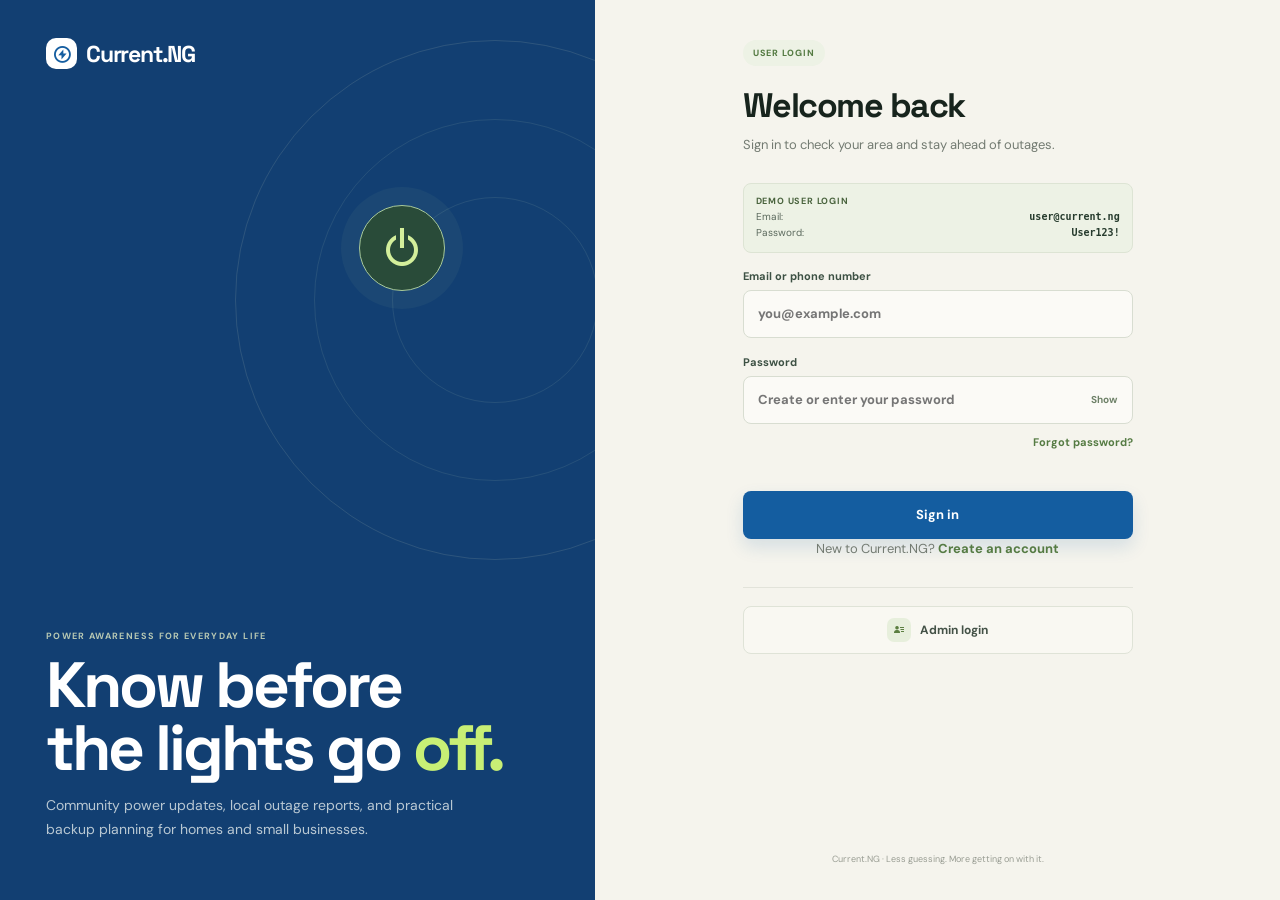
<file: index.html>
<!doctype html>
<html lang="en">
  <!-- Page metadata, typography, shared styling, and interactive script setup -->
  <head>
    <meta charset="utf-8">
    <meta name="viewport" content="width=device-width, initial-scale=1">
    <meta
      name="description"
      content="A practical power-planning dashboard for Nigerian homes and small businesses."
    >
    <meta name="theme-color" content="#f5f4ed">
    <script>
      if (sessionStorage.getItem("currentNgAccess") !== "granted") {
        window.location.replace("login.html");
      }
    </script>
    <title>Current.NG — Power Status</title>
    <link rel="preconnect" href="https://fonts.googleapis.com">
    <link rel="preconnect" href="https://fonts.gstatic.com" crossorigin>
    <link
      href="https://fonts.googleapis.com/css2?family=DM+Sans:wght@400;500;600;700&display=swap"
      rel="stylesheet"
    >
    <link
      href="https://fonts.googleapis.com/css2?family=Space+Grotesk:wght@500;600;700&display=swap"
      rel="stylesheet"
    >
    <link href="https://unpkg.com/boxicons@2.1.4/css/boxicons.min.css" rel="stylesheet">
    <link rel="stylesheet" href="styles.css">
    <script src="app.js" defer></script>
  </head>
  <body>
    <div class="page-shell">
      <!-- Primary navigation section: brand, page links, and live location/provider control -->
      <header class="topbar">
        <a class="brand" href="#" aria-label="Ikeja Electric home">
          <span class="brand-mark" aria-hidden="true"><i class="bx bx-bolt-circle bx-tada"></i></span>
          <span>Current.NG</span>
        </a>
        <nav class="top-nav" aria-label="Main navigation">
          <a class="nav-link active" href="#overview">Power Status</a>
          <a class="nav-link" href="#community">Reported Outages</a>
          <a class="nav-link" href="#planner">Fault Reporting</a>
          <a class="nav-link" href="#about">About Current.NG</a>
        </nav>
        <button class="location-button" type="button" id="provider-button">
          <i class="bx bxs-map location-dot" aria-hidden="true"></i>
          <span class="provider-text">Lagos, NG</span>
          <i class="bx bx-chevron-down chevron" aria-hidden="true"></i>
        </button>
      </header>

      <main id="overview">
        <!-- Introduction section: explains the purpose of the power-status dashboard -->
        <section class="intro-row">
          <div>
            <p class="eyebrow">OFFICIAL SERVICE UPDATE</p>
            <h1>Power status<br class="mobile-break"> for your area.</h1>
            <p class="intro-copy">
              Check reported outages, see possible restoration times, and
              tell Current.NG about a fault near you.
            </p>
          </div>
          <div class="intro-note">
            <span class="note-icon" aria-hidden="true"><i class="bx bx-group bx-tada"></i></span>
            <p>
              <strong>Plan with your people.</strong>
              Local reports help everyone prepare, not just react.
            </p>
          </div>
        </section>

        <!-- Live status dashboard section: current-grid information and surrounding community reports -->
        <section class="dashboard-grid" aria-label="Power overview">
          <div class="main-column">
            <article class="status-card">
              <div class="status-topline">
                <span class="live-label">
                  <span class="live-dot" aria-hidden="true"></span>
                  LIVE POWER STATUS
                </span>
                <span class="sample-label">COMMUNITY REPORTS · DEMO</span>
              </div>
              <div class="status-content">
                <div>
                  <p class="status-kicker">Ikeja GRA · Current.NG</p>
                  <h2>Grid is off<span class="status-period">.</span></h2>
                  <p class="status-duration">Last reported 1 hr 18 min ago</p>
                  <p class="status-detail"><strong>Possible reason:</strong> Faulty feeder equipment</p>
                  <p class="status-detail"><strong>Estimated restoration:</strong> 6:30 PM today</p>
                </div>
                <div class="status-illustration" aria-hidden="true">
                  <span class="sun-disc"></span>
                  <span class="signal signal-one"></span>
                  <span class="signal signal-two"></span>
                  <span class="signal signal-three"></span>
                  <span class="signal-core"><i class="bx bx-pulse bx-flashing"></i></span>
                </div>
              </div>
              <div class="status-footer">
                <div class="confidence">
                  <span class="confidence-icon" aria-hidden="true"><i class="bx bx-target-lock bx-tada"></i></span>
                  <span><strong>4 nearby reports</strong> in the last 2 hours</span>
                </div>
                <span class="estimate-note">No verified restoration estimate</span>
              </div>
            </article>

            <section class="community-section" id="community">
              <div class="section-heading">
                <div>
                  <p class="eyebrow">FROM YOUR AREA</p>
                  <h2>What's happening nearby?</h2>
                </div>
                <button class="text-button" type="button" id="report-button">
                  <span aria-hidden="true"><i class="bx bx-plus-circle"></i></span> Log an outage
                </button>
              </div>
              <div class="area-list">
                <article class="area-card">
                  <div class="area-icon outage-icon" aria-hidden="true"><i class="bx bx-power-off bx-tada"></i></div>
                  <div class="area-info">
                    <h3>Opebi Road</h3>
                    <p>Power off <span>·</span> reported 14 min ago</p>
                    <p class="area-reason">Reason: Maintenance work</p>
                    <p class="area-eta">Restored by 5:30 PM</p>
                  </div>
                  <span class="area-status off-status">OFF</span>
                </article>
                <article class="area-card">
                  <div class="area-icon on-icon" aria-hidden="true"><i class="bx bx-check-circle bx-tada"></i></div>
                  <div class="area-info">
                    <h3>Allen Avenue</h3>
                    <p>Power on <span>·</span> reported 32 min ago</p>
                    <p class="area-reason">Service restored</p>
                    <p class="area-eta">Stable supply</p>
                  </div>
                  <span class="area-status on-status">ON</span>
                </article>
                <article class="area-card">
                  <div class="area-icon outage-icon" aria-hidden="true"><i class="bx bx-power-off bx-tada"></i></div>
                  <div class="area-info">
                    <h3>Ogba Estate</h3>
                    <p>Power off <span>·</span> reported 51 min ago</p>
                    <p class="area-reason">Reason: Transformer fault</p>
                    <p class="area-eta">Restored by 7:00 PM</p>
                  </div>
                  <span class="area-status off-status">OFF</span>
                </article>
              </div>
              <p class="demo-disclaimer">
                Sample neighbourhood activity. Reports are community submitted,
                not official utility updates.
              </p>
            </section>

            <section class="prep-card">
              <div class="prep-icon" aria-hidden="true"><i class="bx bx-bulb bx-tada"></i></div>
              <div class="prep-copy">
                <p class="eyebrow">A SMALL PLAN GOES A LONG WAY</p>
                <h2>Save your backup for what matters.</h2>
                <p>
                  Charge your phone and power bank first. Keep cold-room doors
                  shut, and switch off appliances before power returns.
                </p>
              </div>
              <span class="prep-spark" aria-hidden="true"><i class="bx bx-sparkles bx-spin"></i></span>
            </section>
          </div>

          <aside class="side-column" id="planner">
            <article class="planner-card">
              <div class="planner-heading">
                <!-- Generator calculator section: daily generator hours, fuel price, and monthly estimate -->
                <div class="planner-icon" aria-hidden="true"><i class="bx bx-calculator"></i></div>
                <span class="eyebrow">YOUR BACKUP PLAN</span>
              </div>
              <h2>What could your generator cost?</h2>
              <p class="planner-description">
                A rough monthly estimate, so fuel spend doesn't catch you off guard.
              </p>

              <label class="input-label" for="hours-input">
                Generator hours per day
                <span class="input-value"><span id="hours-value">4</span> hrs</span>
              </label>
              <input
                id="hours-input"
                class="hours-slider"
                type="range"
                min="0"
                max="12"
                value="4"
                step="1"
              >
              <div class="range-scale">
                <span>0 hrs</span>
                <span>12 hrs</span>
              </div>

              <label class="input-label fuel-label" for="price-input">
                Petrol price per litre
                <span class="naira-input">
                  <span aria-hidden="true"><i class="bx bx-money"></i></span>
                  <input
                    id="price-input"
                    type="number"
                    min="0"
                    max="10000"
                    value="950"
                    inputmode="numeric"
                    aria-label="Petrol price per litre in naira"
                  >
                </span>
              </label>

              <div class="estimate-box" aria-live="polite">
                <span>ESTIMATED MONTHLY FUEL</span>
                <strong id="monthly-cost">₦91,200</strong>
                <small>Based on 0.8 L/hr · 30 days</small>
              </div>
              <p class="planner-footnote">
                Your actual use will vary by generator size and load.
              </p>
            </article>

            <article class="tip-card">
              <span class="tip-label">THE CURRENT TIP <span>· 01</span></span>
              <p>
                Unplug sensitive electronics during a changeover. A voltage
                stabiliser can help protect them when supply returns.
              </p>
              <span class="tip-decoration" aria-hidden="true"><i class="bx bx-right-top-arrow-circle bx-tada"></i></span>
            </article>

            <div class="trust-note">
              <span aria-hidden="true"><i class="bx bx-shield-quarter bx-tada"></i></span>
              <p>
                <strong>Built for real life.</strong>
                No live grid access required. Your plan stays on this device.
              </p>
            </div>
          </aside>
        </section>

        <!-- About section: summarizes the six core services offered by Current.NG -->
        <section class="about-section" id="about">
          <p class="eyebrow">ABOUT CURRENT.NG</p>
          <h2>One clear view of power across Nigeria.</h2>
          <p class="about-intro">Current.NG helps homes, businesses, communities, and electricity providers plan around unstable power with timely reports and practical tools.</p>
          <div class="feature-grid">
            <article><span>01</span><h3>Local power status</h3><p>Check community-reported supply status and possible restoration information for nearby neighbourhoods.</p></article>
            <article><span>02</span><h3>Provider connection</h3><p>With location permission, users can be matched to a Nigerian electricity distribution company covering their area.</p></article>
            <article><span>03</span><h3>Approved outage reports</h3><p>Residents submit complaints, while authorised admins review them before approved updates reach the main screen.</p></article>
            <article><span>04</span><h3>Generator planning</h3><p>Estimate daily generator hours and monthly fuel spend using adjustable usage and fuel-cost inputs.</p></article>
            <article><span>05</span><h3>Fault reporting</h3><p>Log an outage location and duration so it can be reviewed, approved, rejected, or removed by administrators.</p></article>
            <article><span>06</span><h3>Safety and preparation</h3><p>Receive rotating practical tips for protecting devices, managing backup power, and staying ready.</p></article>
          </div>
        </section>
      </main>

      <!-- Footer section: brand identity, project statement, and Nigeria region label -->
      <footer class="footer">
        <a class="brand footer-brand" href="#">
          <span class="brand-mark" aria-hidden="true"><i class="bx bx-bolt-circle bx-tada"></i></span>
          <span>Current.NG</span>
        </a>
        <p>Less guessing. More getting on with it.</p>
        <span class="footer-region">MADE FOR NIGERIA <span><i class="bx bx-world bx-spin"></i></span></span>
        <span class="footer-region">BY OLADIMEJI MUSTAPHA <span><i class="bx bx-world bx-spin"></i></span></span>
      </footer>
    </div>

    <!-- Outage-report modal: collects an address and outage duration from the user -->
    <div class="outage-modal" id="outage-modal" role="dialog" aria-modal="true" aria-labelledby="modal-title">
      <div class="modal-box">
        <button class="modal-close" id="modal-close" type="button" aria-label="Close outage form"><i class="bx bx-x"></i></button>
        <p class="eyebrow">REPORT AN OUTAGE</p>
        <h2 id="modal-title">Tell us where power is out</h2>
        <form id="outage-form">
          <label for="outage-location">Current location</label>
          <input id="outage-location" type="text" placeholder="Example: 12 Allen Avenue, Ikeja" required>

          <label for="outage-time">How long has it been out?</label>
          <select id="outage-time" required>
            <option value="">Choose an option</option>
            <option>Less than 30 minutes</option>
            <option>30 minutes to 1 hour</option>
            <option>1 to 3 hours</option>
            <option>More than 3 hours</option>
          </select>

          <button class="submit-button" type="submit">Submit outage report</button>
        </form>
      </div>
    </div>

    <!-- Status-toast region: briefly confirms successful user actions -->
    <div class="toast" id="toast" role="status" aria-live="polite"></div>
    <!-- Current.NG: shows location-aware Nigerian power reports, provider matching, and backup planning. -->
  </body>
</html>
</file>
<file: styles.css>
* {
  box-sizing: border-box;
}

/* Global page styles: typography, links, colors, and page shell */
html {
  scroll-behavior: smooth;
}

body {
  margin: 0;
  background: #f5f4ed;
  color: #17241d;
  font-family: "DM Sans", sans-serif;
  -webkit-font-smoothing: antialiased;
}

button,
input {
  font: inherit;
}

button {
  cursor: pointer;
}

a {
  color: inherit;
  text-decoration: none;
}

.page-shell {
  width: min(1180px, calc(100% - 72px));
  margin: 0 auto;
}

/* Header section: brand, navigation links, live place, and provider button */
.topbar {
  min-height: 84px;
  display: flex;
  align-items: center;
  justify-content: space-between;
  border-bottom: 1px solid #e1e2d9;
}

.brand {
  display: inline-flex;
  align-items: center;
  gap: 9px;
  font-family: "Space Grotesk", sans-serif;
  font-size: 23px;
  font-weight: 700;
  letter-spacing: -1.2px;
}

.brand-mark {
  width: 31px;
  height: 31px;
  display: grid;
  place-items: center;
  border-radius: 10px;
  background: #145da0;
  color: #ffd447;
  font-size: 20px;
}

.brand-mark .bx,
.footer-brand .brand-mark .bx {
  font-size: 21px;
}

.brand-period {
  color: #4a852f;
}

.top-nav {
  display: flex;
  align-items: center;
  gap: 34px;
  padding-left: 32px;
}

.nav-link {
  color: #737c73;
  font-size: 12px;
  font-weight: 600;
  transition: color 160ms ease;
}

.nav-link:hover,
.nav-link.active {
  color: #18251d;
}

.location-button {
  display: flex;
  align-items: center;
  gap: 9px;
  min-height: 38px;
  padding: 0 12px;
  border: 1px solid #dedfd5;
  border-radius: 7px;
  background: #fbfaf6;
  color: #28372d;
  font-size: 11px;
  font-weight: 700;
}

.location-dot,
.live-dot {
  width: 7px;
  height: 7px;
  display: inline-block;
  border-radius: 50%;
  background: #6a9c45;
}

.location-button .location-dot {
  width: auto;
  height: auto;
  display: inline-grid;
  place-items: center;
  border-radius: 0;
  background: transparent;
  color: #5d8a43;
  font-size: 15px;
}

.chevron {
  margin-left: 5px;
  color: #7c857c;
  font-size: 15px;
}

/* Introduction section: headline, explanation, and community-plan note */
.intro-row {
  display: flex;
  align-items: flex-end;
  justify-content: space-between;
  gap: 40px;
  padding: 51px 0 32px;
}

.eyebrow {
  margin: 0;
  color: #6d8067;
  font-size: 9px;
  font-weight: 700;
  letter-spacing: 1.35px;
}

h1,
h2,
h3,
p {
  margin-top: 0;
}

h1,
.status-content h2,
.planner-card h2,
.section-heading h2,
.prep-copy h2 {
  font-family: "Space Grotesk", sans-serif;
  letter-spacing: -1.35px;
}

h1 {
  margin: 13px 0 10px;
  font-size: clamp(36px, 4.1vw, 52px);
  line-height: 1.06;
}

.mobile-break {
  display: none;
}

.intro-copy {
  max-width: 470px;
  margin-bottom: 0;
  color: #737b72;
  font-size: 13px;
  line-height: 1.65;
}

.intro-note {
  width: 255px;
  display: flex;
  align-items: flex-start;
  gap: 11px;
  padding: 13px 15px;
  border: 1px solid #e4e6dc;
  border-radius: 8px;
  background: #f9f8f2;
}

.note-icon {
  color: #54853b;
  font-size: 19px;
}

.intro-note p {
  margin: 0;
  color: #7d8277;
  font-size: 10px;
  line-height: 1.5;
}

.intro-note strong {
  display: block;
  margin-bottom: 2px;
  color: #25342a;
  font-size: 11px;
}

/* Dashboard section: two-column layout for live status and generator planning */
.dashboard-grid {
  display: grid;
  grid-template-columns: minmax(0, 1.62fr) minmax(285px, 0.88fr);
  align-items: start;
  gap: 22px;
}

.main-column,
.side-column {
  min-width: 0;
}

.main-column {
  display: grid;
  gap: 21px;
}

/* Status card section: visual current-grid state, reason, confidence, and restoration estimate */
.status-card {
  overflow: hidden;
  padding: 22px 24px 18px;
  border-radius: 11px;
  background: #123f72;
  color: #ffffff;
}

.status-topline,
.status-footer {
  display: flex;
  align-items: center;
  justify-content: space-between;
  gap: 12px;
}

.live-label,
.sample-label,
.tip-label {
  font-size: 8px;
  font-weight: 700;
  letter-spacing: 1.05px;
}

.live-label {
  display: flex;
  align-items: center;
  gap: 8px;
  color: #b7c8b3;
}

.live-dot {
  width: 6px;
  height: 6px;
  background: #c7ed73;
  box-shadow: 0 0 0 4px #385443;
}

.sample-label {
  color: #9bab9c;
  font-size: 7px;
}

.status-content {
  min-height: 175px;
  display: flex;
  align-items: center;
  justify-content: space-between;
  padding: 9px 16px 8px 0;
}

.status-kicker {
  margin-bottom: 6px;
  color: #a4b4a4;
  font-size: 11px;
}

.status-content h2 {
  margin: 0;
  font-size: clamp(37px, 4.5vw, 56px);
  line-height: 1.08;
}

.status-period {
  color: #c8ef75;
}

.status-duration {
  margin: 10px 0 0;
  color: #b8c5b7;
  font-size: 11px;
}

.status-illustration {
  position: relative;
  width: 170px;
  height: 137px;
  flex: 0 0 170px;
  display: grid;
  place-items: center;
}

.sun-disc {
  position: absolute;
  top: 10px;
  right: 23px;
  width: 38px;
  height: 38px;
  border-radius: 50%;
  background: #b4d86c;
  opacity: 0.95;
}

.signal {
  position: absolute;
  border: 1px solid #7d9a74;
  border-radius: 50%;
  opacity: 0.7;
}

.signal-one {
  width: 58px;
  height: 58px;
}

.signal-two {
  width: 94px;
  height: 94px;
  opacity: 0.45;
}

.signal-three {
  width: 132px;
  height: 132px;
  opacity: 0.24;
}

.signal-core {
  z-index: 1;
  width: 39px;
  height: 39px;
  display: grid;
  place-items: center;
  border: 1px solid #a8c99a;
  border-radius: 50%;
  background: #294b39;
  color: #d3ef9b;
  font-size: 22px;
}

.status-footer {
  min-height: 42px;
  padding-top: 12px;
  border-top: 1px solid #3b5746;
}

.confidence {
  display: flex;
  align-items: center;
  gap: 8px;
  color: #b8c5b7;
  font-size: 9px;
}

.confidence strong {
  color: #e7ecdf;
}

.confidence-icon {
  color: #c9ed78;
  font-size: 14px;
}

.estimate-note {
  color: #99ad9b;
  font-size: 8px;
}

/* Community report section: nearby neighborhood cards and approved complaint updates */
.community-section {
  padding: 3px 1px 0;
}

.section-heading {
  display: flex;
  align-items: flex-end;
  justify-content: space-between;
  gap: 12px;
  margin-bottom: 13px;
}

.section-heading h2 {
  margin: 5px 0 0;
  font-size: 21px;
  letter-spacing: -0.75px;
}

.text-button {
  display: inline-flex;
  align-items: center;
  gap: 6px;
  padding: 9px 11px;
  border: 1px solid #dfe1d7;
  border-radius: 6px;
  background: #fbfaf6;
  color: #385139;
  font-size: 10px;
  font-weight: 700;
  transition: background 160ms ease, transform 160ms ease;
}

.text-button:hover {
  transform: translateY(-1px);
  background: #eef3e6;
}

.text-button span {
  font-size: 15px;
  line-height: 10px;
}

.area-list {
  display: grid;
  grid-template-columns: repeat(3, minmax(0, 1fr));
  gap: 9px;
}

.area-card {
  min-height: 84px;
  display: grid;
  grid-template-columns: 31px minmax(0, 1fr);
  align-content: center;
  column-gap: 9px;
  row-gap: 8px;
  padding: 12px;
  border: 1px solid #e3e4db;
  border-radius: 8px;
  background: #fbfaf6;
}

.area-icon {
  width: 30px;
  height: 30px;
  grid-row: span 2;
  display: grid;
  place-items: center;
  border-radius: 8px;
  font-size: 17px;
}

.outage-icon {
  background: #f5e6d9;
  color: #b16a3b;
}

.on-icon {
  background: #e7efd9;
  color: #638643;
}

.area-info {
  min-width: 0;
}

.area-info h3 {
  overflow: hidden;
  margin: 1px 0 4px;
  color: #27382d;
  font-size: 10px;
  text-overflow: ellipsis;
  white-space: nowrap;
}

.area-info p {
  overflow: hidden;
  margin: 0;
  color: #888d82;
  font-size: 8px;
  text-overflow: ellipsis;
  white-space: nowrap;
}

.area-info p span {
  padding: 0 2px;
  color: #b6b9ae;
}

.area-status {
  grid-column: 2;
  justify-self: start;
  padding: 3px 6px;
  border-radius: 4px;
  font-size: 7px;
  font-weight: 700;
  letter-spacing: 0.7px;
}

.off-status {
  background: #f6e8dc;
  color: #a55f31;
}

.on-status {
  background: #e6eedb;
  color: #547a38;
}

.demo-disclaimer {
  margin: 10px 0 0;
  color: #92958b;
  font-size: 8px;
  line-height: 1.5;
}

/* Preparation section: practical household power-planning advice and rotating safety tips */
.prep-card {
  position: relative;
  overflow: hidden;
  min-height: 126px;
  display: flex;
  align-items: flex-start;
  gap: 14px;
  padding: 19px 21px;
  border: 1px solid #dce5d2;
  border-radius: 9px;
  background: #edf2e5;
}

.prep-icon {
  width: 32px;
  height: 32px;
  flex: 0 0 32px;
  display: grid;
  place-items: center;
  border-radius: 9px;
  background: #d8e6c6;
  color: #52723d;
  font-size: 16px;
}

.prep-copy {
  max-width: 450px;
}

.prep-copy .eyebrow {
  margin: 1px 0 6px;
  font-size: 8px;
}

.prep-copy h2 {
  margin: 0 0 6px;
  font-size: 17px;
  letter-spacing: -0.55px;
}

.prep-copy > p:last-child {
  max-width: 420px;
  margin: 0;
  color: #707b6a;
  font-size: 10px;
  line-height: 1.6;
}

.prep-spark {
  position: absolute;
  right: 22px;
  bottom: -16px;
  color: #d7e3c9;
  font-size: 75px;
}

.side-column {
  display: grid;
  gap: 13px;
}

/* Generator planner section: usage slider, fuel-cost input, and monthly estimate */
.planner-card {
  padding: 21px 20px 17px;
  border: 1px solid #e1e2d8;
  border-radius: 10px;
  background: #fbfaf6;
}

.planner-heading {
  display: flex;
  align-items: center;
  gap: 9px;
}

.planner-heading .eyebrow {
  font-size: 8px;
}

.planner-icon {
  width: 27px;
  height: 27px;
  display: grid;
  place-items: center;
  border-radius: 8px;
  background: #e7efdc;
  color: #5b7e40;
  font-family: "Space Grotesk", sans-serif;
  font-size: 13px;
  font-weight: 700;
}

.planner-card h2 {
  max-width: 270px;
  margin: 14px 0 7px;
  font-size: 24px;
  line-height: 1.12;
  letter-spacing: -1px;
}

.planner-description {
  margin-bottom: 21px;
  color: #82867c;
  font-size: 10px;
  line-height: 1.55;
}

.input-label {
  display: flex;
  align-items: center;
  justify-content: space-between;
  gap: 12px;
  color: #4f594f;
  font-size: 9px;
  font-weight: 600;
}

.input-value {
  color: #31553a;
  font-weight: 700;
}

.hours-slider {
  width: 100%;
  height: 4px;
  display: block;
  margin: 13px 0 7px;
  appearance: none;
  border-radius: 10px;
  background: linear-gradient(to right, #7a9e55 0%, #7a9e55 33%, #e2e5db 33%);
  cursor: pointer;
}

.hours-slider::-webkit-slider-thumb {
  width: 14px;
  height: 14px;
  appearance: none;
  border: 3px solid #fbfaf6;
  border-radius: 50%;
  background: #527a3e;
  box-shadow: 0 0 0 1px #527a3e;
}

.hours-slider::-moz-range-thumb {
  width: 10px;
  height: 10px;
  border: 3px solid #fbfaf6;
  border-radius: 50%;
  background: #527a3e;
  box-shadow: 0 0 0 1px #527a3e;
}

.hours-slider:focus-visible,
.naira-input:focus-within {
  outline: 2px solid #8eac6f;
  outline-offset: 3px;
}

.range-scale {
  display: flex;
  justify-content: space-between;
  color: #a0a297;
  font-size: 8px;
}

.fuel-label {
  margin-top: 20px;
}

.naira-input {
  display: inline-flex;
  align-items: center;
  gap: 2px;
  padding: 4px 7px;
  border: 1px solid #e1e4d9;
  border-radius: 5px;
  background: #fffefa;
  color: #6e7c64;
  font-size: 10px;
}

.naira-input input {
  width: 54px;
  padding: 0;
  border: 0;
  outline: 0;
  background: transparent;
  color: #344536;
  font-size: 10px;
  font-weight: 700;
  text-align: right;
}

.estimate-box {
  display: flex;
  flex-direction: column;
  gap: 4px;
  margin-top: 18px;
  padding: 12px 13px;
  border-radius: 7px;
  background: #edf2e6;
}

.estimate-box > span {
  color: #708166;
  font-size: 7px;
  font-weight: 700;
  letter-spacing: 1px;
}

.estimate-box strong {
  color: #294b33;
  font-family: "Space Grotesk", sans-serif;
  font-size: 27px;
  letter-spacing: -1.2px;
}

.estimate-box small {
  color: #788472;
  font-size: 8px;
}

.planner-footnote {
  margin: 10px 0 0;
  color: #999c91;
  font-size: 8px;
  line-height: 1.5;
}

.tip-card {
  position: relative;
  overflow: hidden;
  min-height: 117px;
  padding: 16px 17px;
  border-radius: 9px;
  background: #dce9c9;
}

.tip-label {
  color: #577245;
  font-size: 7px;
}

.tip-label span {
  color: #8c9c79;
}

.tip-card p {
  position: relative;
  z-index: 1;
  max-width: 255px;
  margin: 11px 0 0;
  color: #344b34;
  font-family: "Space Grotesk", sans-serif;
  font-size: 12px;
  font-weight: 500;
  line-height: 1.55;
}

.tip-decoration {
  position: absolute;
  right: 10px;
  bottom: -17px;
  color: #c9ddb0;
  font-size: 73px;
}

.trust-note {
  display: flex;
  align-items: flex-start;
  gap: 9px;
  padding: 1px 2px;
  color: #87917f;
}

.trust-note > span {
  color: #718e5c;
  font-size: 13px;
}

.trust-note p {
  margin: 0;
  font-size: 8px;
  line-height: 1.55;
}

.trust-note strong {
  color: #465744;
}

/* Footer section: brand return link, site motto, and Nigeria region marker */
.footer {
  min-height: 75px;
  display: flex;
  align-items: center;
  justify-content: space-between;
  gap: 16px;
  margin-top: 29px;
  border-top: 1px solid #e1e2d9;
}

.footer-brand {
  gap: 7px;
  font-size: 17px;
}

.footer-brand .brand-mark {
  width: 24px;
  height: 24px;
  border-radius: 7px;
  font-size: 16px;
}

.footer > p {
  margin: 0;
  color: #899085;
  font-size: 9px;
}

.footer-region {
  color: #7d8977;
  font-size: 7px;
  font-weight: 700;
  letter-spacing: 1px;
}

.footer-region span {
  margin-left: 4px;
  color: #76944f;
  font-size: 10px;
}

.status-detail {
  margin: 5px 0 0;
  color: #d6e2ef;
  font-size: 9px;
}

.status-detail strong {
  color: #ffffff;
}

.area-card {
  min-height: 112px;
}

.area-reason,
.area-eta {
  margin: 3px 0 0;
  color: #5c665d;
  font-size: 7px;
  white-space: normal;
}

.area-eta {
  color: #145da0;
  font-weight: 700;
}

/* About section: describes Current.NG services and provider, report, planner, and safety features */
.about-section { grid-column: 1 / -1; margin-top: 4px; padding: 34px; border: 1px solid #e1e2d8; border-radius: 11px; background: #fbfaf6; }

/* Outage modal and toast section: fault-report form and transient action feedback */
.outage-modal {
  position: fixed;
  z-index: 20;
  inset: 0;
  display: none;
  align-items: center;
  justify-content: center;
  padding: 20px;
  background: rgba(8, 31, 56, 0.62);
}

.outage-modal.visible {
  display: flex;
}

.modal-box {
  position: relative;
  width: min(430px, 100%);
  padding: 24px;
  border-radius: 12px;
  background: #ffffff;
  box-shadow: 0 18px 50px rgba(0, 0, 0, 0.2);
}

.modal-box h2 {
  margin: 7px 40px 18px 0;
  color: #123f72;
  font-family: "Space Grotesk", sans-serif;
  font-size: 24px;
}

.modal-close {
  position: absolute;
  top: 12px;
  right: 14px;
  border: 0;
  background: transparent;
  color: #69727a;
  font-size: 26px;
}

.modal-box form {
  display: grid;
  gap: 8px;
}

.modal-box label {
  margin-top: 7px;
  color: #34434f;
  font-size: 11px;
  font-weight: 700;
}

.modal-box input,
.modal-box select {
  width: 100%;
  height: 43px;
  padding: 0 12px;
  border: 1px solid #cbd5df;
  border-radius: 7px;
  background: #ffffff;
  color: #263845;
}

.submit-button {
  margin-top: 12px;
  min-height: 44px;
  border: 0;
  border-radius: 7px;
  background: #145da0;
  color: #ffffff;
  font-weight: 700;
}

.toast {
  position: fixed;
  z-index: 5;
  right: 24px;
  bottom: 24px;
  max-width: min(350px, calc(100% - 32px));
  padding: 12px 16px;
  border: 1px solid #486b4d;
  border-radius: 8px;
  background: #203a2e;
  color: #f4f4e9;
  font-size: 12px;
  opacity: 0;
  pointer-events: none;
  transform: translateY(8px);
  transition: opacity 180ms ease, transform 180ms ease;
}

.toast.visible {
  opacity: 1;
  transform: translateY(0);
}

/* Current.NG about and responsive feature section */
.about-section { grid-column: 1 / -1; margin-top: 4px; padding: 34px; border: 1px solid #e1e2d8; border-radius: 11px; background: #fbfaf6; }
.about-section h2 { max-width: 620px; margin: 9px 0 8px; font-family: "Space Grotesk",sans-serif; font-size: 30px; letter-spacing:-1px; }
.about-intro { max-width: 730px; margin-bottom: 22px; color:#737b72; font-size:12px; line-height:1.7; }
.feature-grid { display:grid; grid-template-columns:repeat(3,minmax(0,1fr)); gap:10px; }
.feature-grid article { min-height:150px; padding:16px; border-radius:8px; background:#f1f3e9; }
.feature-grid article > span { color:#8a9b81; font-size:8px; font-weight:700; letter-spacing:1px; }
.feature-grid h3 { margin:20px 0 7px; color:#294b33; font-family:"Space Grotesk",sans-serif; font-size:15px; }
.feature-grid p { margin:0; color:#737b72; font-size:10px; line-height:1.65; }
.location-button { max-width:210px; }
.location-button .provider-text { overflow:hidden; text-overflow:ellipsis; white-space:nowrap; }

@media (max-width: 920px) {
  .page-shell {
    width: min(100% - 44px, 760px);
  }

  .top-nav {
    gap: 18px;
    padding-left: 0;
  }

  .dashboard-grid {
    grid-template-columns: minmax(0, 1fr) minmax(260px, 0.78fr);
    gap: 15px;
  }

  .area-list {
    grid-template-columns: 1fr;
  }

  .area-card {
    min-height: 66px;
    grid-template-columns: 31px minmax(0, 1fr) auto;
    align-items: center;
  }

  .area-icon {
    grid-row: 1 / span 2;
  }

  .area-status {
    grid-column: 3;
    grid-row: 1 / span 2;
    justify-self: end;
  }
}

@media (max-width: 680px) {
  .page-shell {
    width: calc(100% - 36px);
  }

  .topbar {
    min-height: 68px;
  }

  .brand {
    font-size: 20px;
  }

  .brand-mark {
    width: 28px;
    height: 28px;
  }

  .top-nav {
    display: none;
  }

  .location-button {
    min-height: 34px;
    gap: 7px;
    padding: 0 9px;
    font-size: 10px;
  }

  .intro-row {
    align-items: flex-start;
    padding: 37px 0 24px;
  }

  h1 {
    max-width: 390px;
    font-size: clamp(37px, 9.2vw, 50px);
  }

  .intro-copy {
    max-width: 400px;
    font-size: 12px;
  }

  .intro-note {
    display: none;
  }

  .dashboard-grid {
    grid-template-columns: 1fr;
    gap: 18px;
  }

  .main-column {
    gap: 17px;
  }

  .status-card {
    padding: 18px 17px 15px;
  }

  .status-content {
    min-height: 157px;
    padding-right: 0;
  }

  .status-content h2 {
    font-size: clamp(38px, 10vw, 51px);
  }

  .status-illustration {
    width: 125px;
    height: 122px;
    flex-basis: 125px;
    transform: scale(0.82);
    transform-origin: center right;
  }

  .sample-label {
    font-size: 6px;
  }

  .status-footer {
    align-items: flex-start;
    flex-direction: column;
    gap: 7px;
    padding-top: 11px;
  }

  .confidence {
    font-size: 9px;
  }

  .estimate-note {
    padding-left: 22px;
  }

  .section-heading h2 {
    font-size: 19px;
  }

  .area-list {
    grid-template-columns: 1fr;
  }

  .area-card {
    min-height: 66px;
  }

  .prep-card {
    min-height: 0;
    padding: 17px 15px;
  }

  .prep-copy h2 {
    font-size: 16px;
  }

  .side-column {
    grid-template-columns: 1fr;
  }

  .planner-card {
    padding: 20px 18px 17px;
  }

  .planner-card h2 {
    font-size: 25px;
  }

  .planner-description {
    max-width: 340px;
  }

  .footer {
    min-height: 67px;
    margin-top: 23px;
  }

  .footer > p {
    display: none;
  }
  .about-section { padding:24px 18px; }
  .about-section h2 { font-size:26px; }
  .feature-grid { grid-template-columns:1fr 1fr; }
  .feature-grid article { min-height:140px; }
  .location-button { max-width:150px; }
}

@media (max-width: 500px) {
  .feature-grid { grid-template-columns:1fr; }
  .feature-grid article { min-height:0; }
  .topbar { flex-wrap:wrap; padding:12px 0; row-gap:10px; }
  .top-nav { order:3; width:100%; display:flex; overflow-x:auto; gap:18px; padding:3px 0 0; }
  .nav-link { flex:0 0 auto; }
}

@media (max-width: 380px) {
  .page-shell {
    width: calc(100% - 28px);
  }

  .status-card {
    padding-right: 13px;
    padding-left: 13px;
  }

  .status-content {
    min-height: 147px;
  }

  .status-content h2 {
    font-size: 36px;
  }

  .status-illustration {
    width: 95px;
    flex-basis: 95px;
    transform: scale(0.68);
  }

  .live-label {
    font-size: 7px;
  }

  .sample-label {
    max-width: 112px;
    text-align: right;
  }

  .section-heading {
    align-items: flex-start;
    flex-direction: column;
  }

  .text-button {
    align-self: flex-end;
  }

  .footer-region {
    font-size: 6px;
  }
}

@media (prefers-reduced-motion: reduce) {
  *,
  *::before,
  *::after {
    scroll-behavior: auto !important;
    transition-duration: 0.01ms !important;
  }
}
</file>
